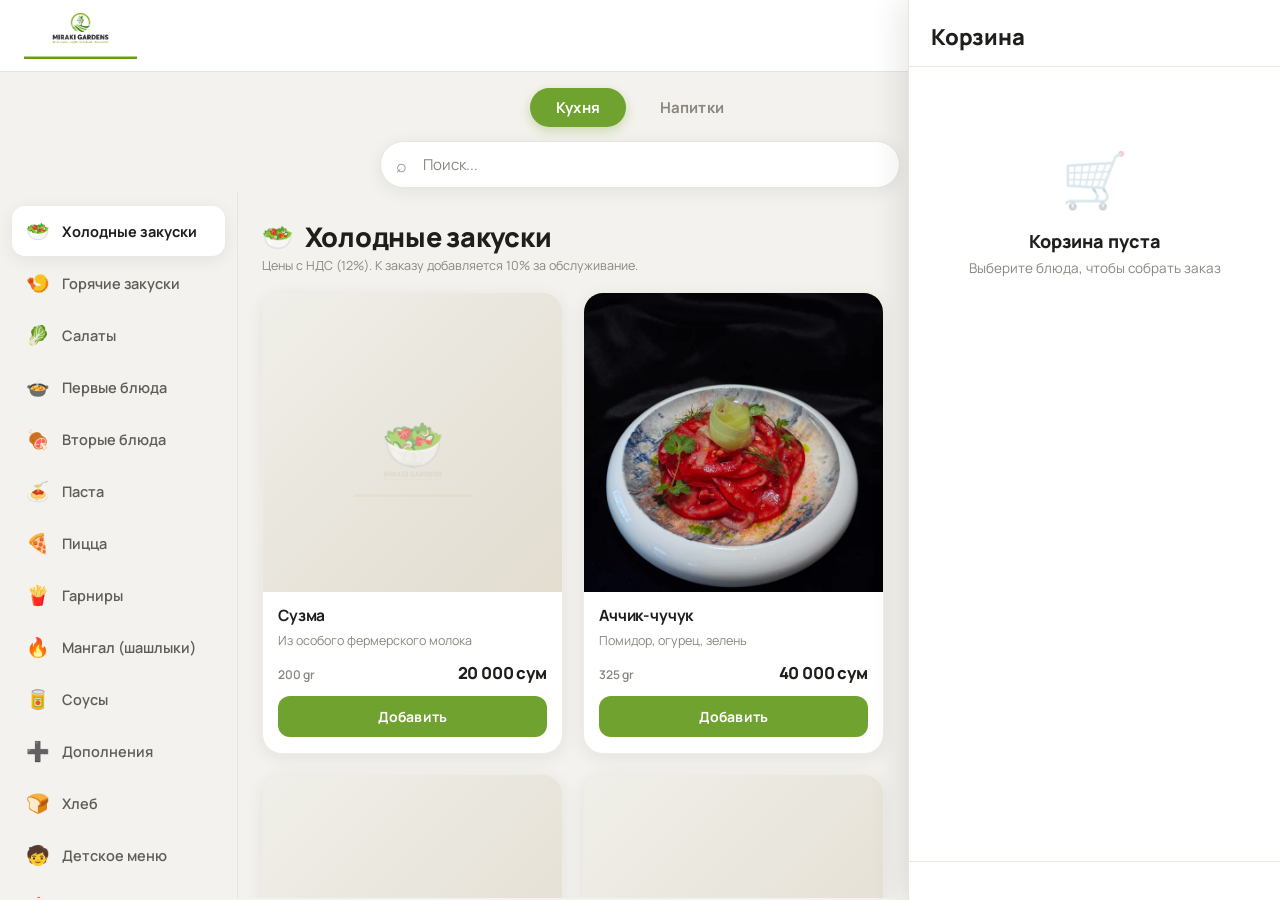
<file: index.html>
<!doctype html>
<html lang="ru">
<head>
<meta charset="utf-8">
<meta name="viewport" content="width=device-width, initial-scale=1, maximum-scale=1, user-scalable=no, viewport-fit=cover">
<meta name="theme-color" content="#6fa22e">
<title>Miraki Gardens — Menu</title>
<link rel="manifest" href="manifest.json">
<link rel="apple-touch-icon" href="images/icon-192.png">
<link rel="preconnect" href="https://fonts.googleapis.com">
<link rel="preconnect" href="https://fonts.gstatic.com" crossorigin>
<link rel="stylesheet" href="https://fonts.googleapis.com/css2?family=Manrope:wght@500;600;700;800&display=swap">
<link rel="stylesheet" href="styles.css">
</head>
<body>
  <header class="topbar">
    <div class="brand">
      <img src="images/logo.png" alt="Miraki Gardens" class="brand-logo">
    </div>
    <div class="topbar-right">
      <div class="lang-switch" id="langSwitch"></div>
    </div>
  </header>

  <div class="group-tabs" id="groupTabs"></div>

  <div class="searchbar">
    <span class="search-ico">⌕</span>
    <input type="text" id="searchInput" autocomplete="off">
    <button class="search-clear" id="searchClear" hidden>×</button>
  </div>

  <main class="layout">
    <nav class="rail" id="rail" aria-label="categories"></nav>
    <section class="content" id="content"></section>
  </main>

  <!-- floating cart button (small screens) -->
  <button class="cart-fab" id="cartFab" hidden>
    <span class="fab-ico">🛒</span>
    <span class="fab-count" id="fabCount">0</span>
    <span class="fab-total" id="fabTotal"></span>
  </button>

  <!-- cart panel -->
  <aside class="cart" id="cart">
    <div class="cart-head">
      <h2 id="cartTitle">Savat</h2>
      <button class="cart-close" id="cartClose">×</button>
    </div>
    <div class="cart-body" id="cartBody"></div>
    <div class="cart-foot" id="cartFoot"></div>
  </aside>
  <div class="scrim" id="scrim" hidden></div>

  <!-- order confirmation modal -->
  <div class="modal" id="orderModal" hidden>
    <div class="modal-card">
      <div class="modal-ico">✓</div>
      <h2 id="modalTitle"></h2>
      <p id="modalMsg"></p>
      <div class="modal-order" id="modalOrder"></div>
      <button class="btn-primary" id="modalOk"></button>
    </div>
  </div>

  <script src="menu-data.js"></script>
  <script src="cloud-config.js"></script>
  <script src="app.js"></script>
</body>
</html>
</file>
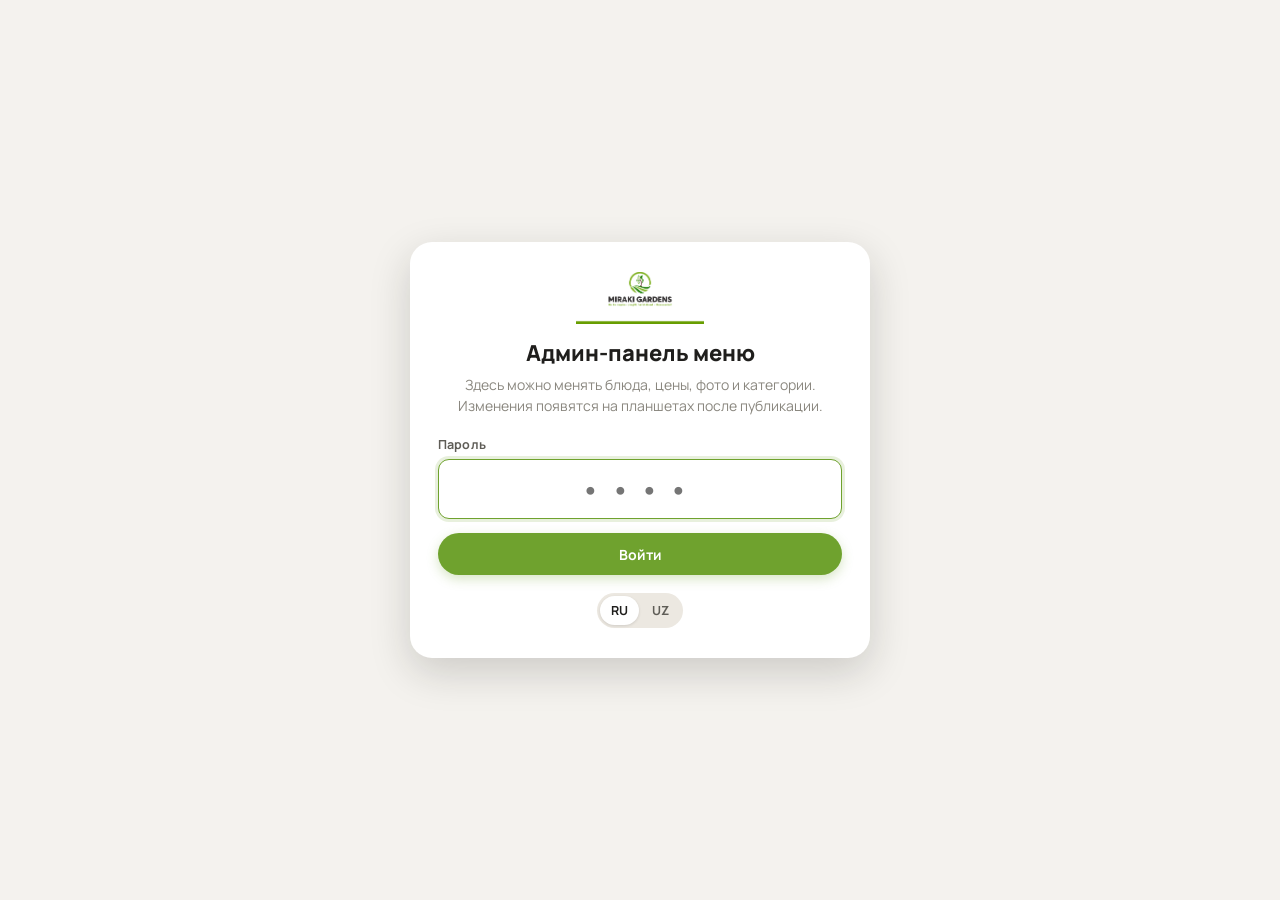
<file: admin.html>
<!doctype html>
<html lang="ru">
<head>
<meta charset="utf-8">
<meta name="viewport" content="width=device-width, initial-scale=1, viewport-fit=cover">
<meta name="robots" content="noindex, nofollow">
<meta name="theme-color" content="#6fa22e">
<title>Miraki Gardens — Админ меню</title>
<link rel="icon" href="images/icon-192.png">
<link rel="preconnect" href="https://fonts.googleapis.com">
<link rel="preconnect" href="https://fonts.gstatic.com" crossorigin>
<link rel="stylesheet" href="https://fonts.googleapis.com/css2?family=Manrope:wght@500;600;700;800&display=swap">
<link rel="stylesheet" href="admin.css">
</head>
<body>

  <!-- ===== Login ===== -->
  <section id="login" class="login" hidden>
    <div class="login-card">
      <img src="images/logo.png" alt="Miraki Gardens" class="login-logo">
      <h1 data-t="loginTitle"></h1>
      <p class="muted" data-t="loginText"></p>

      <label class="field">
        <span data-t="passLabel"></span>
        <input id="passInput" class="pin" type="password" inputmode="numeric" autocomplete="current-password" maxlength="32" placeholder="••••">
      </label>
      <button class="btn btn-primary btn-wide" id="loginBtn" data-t="loginBtn"></button>
      <p class="login-err" id="loginErr" hidden></p>
      <div class="lang-mini" id="loginLang"></div>
    </div>
  </section>

  <!-- ===== App ===== -->
  <div id="app" class="app" hidden>
    <header class="topbar">
      <div class="tb-left">
        <img src="images/logo.png" alt="" class="tb-logo">
        <div class="tb-title" data-t="appTitle"></div>
        <span class="status" id="status"></span>
      </div>
      <div class="tb-right">
        <div class="lang-mini" id="appLang"></div>
        <a class="btn btn-ghost" href="./" target="_blank" rel="noopener" data-t="openMenu"></a>
        <button class="btn btn-ghost" id="discardBtn" data-t="discard" hidden></button>
        <button class="btn btn-primary" id="publishBtn" data-t="publish"></button>
        <button class="icon-btn" id="settingsBtn" aria-label="settings">⚙</button>
      </div>
    </header>

    <div class="toolbar">
      <div class="seg" id="groupTabs"></div>
      <div class="search">
        <span class="search-ico">⌕</span>
        <input id="searchInput" type="search" autocomplete="off">
      </div>
    </div>

    <main class="main">
      <nav class="cats" id="cats"></nav>
      <section class="items" id="items"></section>
    </main>
  </div>

  <!-- ===== Item / category editor (sheet) ===== -->
  <div class="sheet-wrap" id="sheetWrap" hidden>
    <div class="sheet" id="sheet" role="dialog" aria-modal="true"></div>
  </div>

  <!-- ===== Busy overlay ===== -->
  <div class="busy" id="busy" hidden><div class="busy-card"><div class="spinner"></div><div id="busyText"></div></div></div>

  <!-- ===== Toast ===== -->
  <div class="toast" id="toast" hidden></div>

  <script src="cloud-config.js"></script>
  <script src="admin.js"></script>
</body>
</html>
</file>
<file: styles.css>
/* ===== Miraki Gardens — menu (reference-styled, clean modern) ===== */
:root{
  --bg:#f4f2ee;
  --bg-2:#ece8e1;
  --card:#ffffff;
  --ink:#1f1e1c;
  --ink-soft:#8a877f;
  --ink-mid:#5f5d57;
  --line:#e9e5dd;
  --line-2:#f0ece4;
  --green:#6fa22e;
  --green-d:#588219;
  --green-dd:#3f5f13;
  --accent:#1f1e1c;
  --price:#1f1e1c;
  --gold:#a98f57;
  --shadow:0 4px 18px rgba(30,28,22,.07);
  --shadow-lg:0 10px 34px rgba(30,28,22,.12);
  --radius:20px;
  --radius-sm:14px;
  --sans:"Manrope",-apple-system,BlinkMacSystemFont,"Segoe UI",Roboto,"Helvetica Neue",Arial,sans-serif;
  --serif:"Manrope",-apple-system,BlinkMacSystemFont,"Segoe UI",Roboto,Arial,sans-serif;
  --rail-w:238px;
  --cart-w:372px;
  --topbar-h:72px;
}
*{box-sizing:border-box;-webkit-tap-highlight-color:transparent}
html,body{margin:0;height:100%}
body{
  font-family:var(--sans);color:var(--ink);
  background:var(--bg);
  overflow:hidden;
  -webkit-font-smoothing:antialiased;
}

/* ---------- top bar ---------- */
.topbar{
  height:var(--topbar-h);display:flex;align-items:center;justify-content:space-between;
  padding:0 24px;background:#fff;
  border-bottom:1px solid var(--line);position:relative;z-index:5;
}
.brand{display:flex;align-items:center;gap:12px}
.brand-logo{height:46px;display:block}
.lang-switch{display:flex;gap:2px;background:var(--bg-2);border-radius:999px;padding:4px}
.lang-switch button{
  border:0;background:transparent;color:var(--ink-mid);font-weight:700;
  padding:8px 15px;border-radius:999px;cursor:pointer;font-size:13.5px;font-family:var(--sans);
  transition:.15s;letter-spacing:.01em;
}
.lang-switch button.active{background:#fff;color:var(--ink);box-shadow:0 1px 4px rgba(0,0,0,.12)}

/* ---------- group tabs (Food / Drinks) ---------- */
.group-tabs{display:flex;justify-content:center;gap:8px;padding:16px 0 8px;background:var(--bg);position:relative;z-index:4}
.group-tabs button{
  font-family:var(--sans);font-size:15px;font-weight:700;letter-spacing:.01em;
  border:0;background:transparent;color:var(--ink-soft);cursor:pointer;
  padding:9px 26px;border-radius:999px;transition:.15s;
}
.group-tabs button.active{color:#fff;background:var(--green);box-shadow:0 4px 12px rgba(111,162,46,.32)}

/* ---------- search ---------- */
.searchbar{display:flex;align-items:center;gap:8px;max-width:560px;margin:6px auto 4px;padding:0 20px;position:relative;z-index:4}
.searchbar input{
  flex:1;border:1px solid var(--line);background:#fff;border-radius:999px;
  padding:12px 16px 12px 42px;font-size:15px;font-family:var(--sans);color:var(--ink);
  box-shadow:var(--shadow);
}
.searchbar input::placeholder{color:var(--ink-soft)}
.searchbar input:focus{outline:none;border-color:var(--green);box-shadow:0 0 0 3px rgba(111,162,46,.16)}
.search-ico{position:absolute;left:36px;color:var(--ink-soft);font-size:18px;pointer-events:none}
.search-clear{border:0;background:var(--bg-2);border-radius:999px;width:34px;height:34px;font-size:18px;cursor:pointer;color:var(--ink-soft)}

/* ---------- layout ---------- */
.layout{display:flex;height:calc(100% - var(--topbar-h) - 66px - 56px);gap:0}
.rail{
  width:var(--rail-w);flex:0 0 var(--rail-w);overflow-y:auto;padding:14px 12px 40px;
  border-right:1px solid var(--line);background:var(--bg);
}
.rail::-webkit-scrollbar,.content::-webkit-scrollbar,.cart-body::-webkit-scrollbar{width:8px}
.rail::-webkit-scrollbar-thumb,.content::-webkit-scrollbar-thumb,.cart-body::-webkit-scrollbar-thumb{background:#dcd6ca;border-radius:8px}
.rail button{
  width:100%;display:flex;align-items:center;gap:12px;border:0;background:transparent;
  padding:12px 14px;border-radius:13px;cursor:pointer;text-align:left;
  font-size:14.5px;font-weight:600;color:var(--ink-mid);font-family:var(--sans);transition:.12s;margin-bottom:2px;
}
.rail button .rico{font-size:19px;width:24px;text-align:center}
.rail button:hover{background:var(--bg-2)}
.rail button.active{background:#fff;color:var(--ink);box-shadow:var(--shadow);font-weight:700}

.content{flex:1;overflow-y:auto;padding:22px 24px 64px}
.cat-title{font-family:var(--serif);font-weight:800;font-size:27px;letter-spacing:-.01em;color:var(--ink);margin:4px 0 2px;display:flex;align-items:center;gap:12px}
.cat-title .cat-emoji{font-size:25px}
.cat-note{color:var(--ink-soft);font-size:12.5px;margin:0 0 18px}

/* ---------- dish grid ---------- */
.grid{display:grid;grid-template-columns:repeat(auto-fill,minmax(236px,1fr));gap:20px}
.card{
  background:var(--card);border:1px solid var(--line-2);border-radius:var(--radius);
  overflow:hidden;display:flex;flex-direction:column;box-shadow:var(--shadow);transition:.18s;
}
.card:hover{box-shadow:var(--shadow-lg);transform:translateY(-2px)}
.card-media{aspect-ratio:1/1;overflow:hidden;position:relative;background:#f0ece4}
.card-media img{width:100%;height:100%;object-fit:cover;display:block}
.ph{
  width:100%;height:100%;display:flex;align-items:center;justify-content:center;position:relative;
  background:linear-gradient(135deg,#f0efe9,#e7e3d9 60%,#e3ddd0);
}
.ph .ph-ico{font-size:50px;opacity:.55}
.ph::after{
  content:"";position:absolute;inset:0;
  background:url("images/logo.png") no-repeat center 62%;
  background-size:118px;opacity:.05;
}
.card-body{padding:14px 15px 16px;display:flex;flex-direction:column;flex:1}
.card-name{font-weight:700;font-size:15.5px;line-height:1.28;color:var(--ink);letter-spacing:-.01em}
.card-desc{font-size:12.5px;color:var(--ink-soft);line-height:1.4;margin-top:6px;flex:1;
  display:-webkit-box;-webkit-line-clamp:2;-webkit-box-orient:vertical;overflow:hidden}
.card-meta{display:flex;align-items:baseline;justify-content:space-between;margin-top:12px;gap:8px}
.card-unit{font-size:12px;color:var(--ink-soft);font-weight:600;white-space:nowrap}
.card-price{font-weight:800;color:var(--price);font-size:16.5px;white-space:nowrap;letter-spacing:-.01em}
.card-foot{margin-top:12px}
.add-btn{
  width:100%;border:0;background:var(--green);color:#fff;font-weight:700;font-size:14px;
  padding:11px;border-radius:12px;cursor:pointer;font-family:var(--sans);transition:.12s;letter-spacing:.01em;
}
.add-btn:hover{background:var(--green-d)}
.add-btn:active{background:var(--green-dd)}
.stepper{display:flex;align-items:center;justify-content:space-between;background:var(--bg-2);border-radius:12px;padding:5px}
.stepper button{width:40px;height:38px;border:0;background:#fff;border-radius:9px;font-size:20px;font-weight:700;color:var(--green-dd);cursor:pointer;box-shadow:0 1px 3px rgba(0,0,0,.08)}
.stepper .qty{font-weight:800;font-size:17px;min-width:28px;text-align:center}

/* ---------- cart ---------- */
.cart{
  position:fixed;top:0;right:0;width:var(--cart-w);height:100%;background:#fff;
  border-left:1px solid var(--line);box-shadow:-8px 0 30px rgba(30,28,22,.10);
  display:flex;flex-direction:column;transform:translateX(0);transition:transform .28s ease;z-index:30;
}
.cart-head{display:flex;align-items:center;justify-content:space-between;padding:22px 22px 14px;border-bottom:1px solid var(--line)}
.cart-head h2{font-family:var(--serif);font-weight:800;font-size:22px;margin:0;color:var(--ink);letter-spacing:-.01em}
.cart-close{display:none;border:0;background:var(--bg-2);width:38px;height:38px;border-radius:999px;font-size:22px;cursor:pointer;color:var(--ink-soft)}
.cart-body{flex:1;overflow-y:auto;padding:14px 18px}
.cart-empty{text-align:center;color:var(--ink-soft);margin-top:60px}
.cart-empty .ce-ico{font-size:54px;opacity:.3}
.cart-empty .ce-t{font-family:var(--serif);font-weight:800;font-size:18px;margin-top:14px;color:var(--ink)}
.cart-empty .ce-s{font-size:13.5px;margin-top:6px}
.crow{display:flex;gap:11px;padding:12px 0;border-bottom:1px solid var(--line-2)}
.crow-img{width:54px;height:54px;border-radius:12px;object-fit:cover;flex:0 0 54px;background:var(--bg-2)}
.crow-ph{width:54px;height:54px;border-radius:12px;flex:0 0 54px;display:flex;align-items:center;justify-content:center;background:linear-gradient(135deg,#f0efe9,#e3ddd0);font-size:24px}
.crow-info{flex:1;min-width:0}
.crow-name{font-weight:700;font-size:13.5px;line-height:1.25}
.crow-price{font-size:12.5px;color:var(--ink-soft);margin-top:3px}
.crow-right{display:flex;flex-direction:column;align-items:flex-end;gap:6px}
.crow-sum{font-weight:800;color:var(--price);font-size:14px;white-space:nowrap}
.mini-step{display:flex;align-items:center;gap:8px}
.mini-step button{width:28px;height:28px;border:0;background:var(--bg-2);border-radius:8px;font-size:16px;font-weight:700;color:var(--green-dd);cursor:pointer}
.mini-step .q{font-weight:800;min-width:18px;text-align:center;font-size:14px}

.cart-foot{border-top:1px solid var(--line);padding:16px 22px 22px;background:#fff}
.sum-row{display:flex;justify-content:space-between;font-size:14px;color:var(--ink-mid);margin-bottom:7px}
.sum-row.total{color:var(--ink);font-weight:800;font-size:20px;margin:10px 0 2px}
.sum-row.total .val{color:var(--price)}
.price-note{font-size:11px;color:var(--ink-soft);line-height:1.4;margin:8px 0 14px}
.btn-primary{
  width:100%;border:0;background:var(--green);color:#fff;font-weight:800;font-size:16px;
  padding:15px;border-radius:14px;cursor:pointer;font-family:var(--sans);box-shadow:0 6px 16px rgba(111,162,46,.32);transition:.12s;
}
.btn-primary:hover{background:var(--green-d)}
.btn-primary:active{background:var(--green-dd)}
.btn-primary:disabled{background:#d3d0c7;box-shadow:none;cursor:default}
.btn-ghost{width:100%;border:0;background:transparent;color:var(--ink-soft);font-weight:600;font-size:13.5px;padding:10px;cursor:pointer;margin-top:6px}

/* fab */
.cart-fab{
  position:fixed;right:18px;bottom:18px;z-index:25;border:0;cursor:pointer;
  background:var(--green);color:#fff;border-radius:999px;padding:14px 20px;display:flex;align-items:center;gap:10px;
  box-shadow:0 10px 26px rgba(88,130,25,.4);font-family:var(--sans);
}
.cart-fab .fab-ico{font-size:20px}
.cart-fab .fab-count{background:#fff;color:var(--green-dd);font-weight:800;border-radius:999px;min-width:24px;height:24px;display:inline-flex;align-items:center;justify-content:center;font-size:13px;padding:0 6px}
.cart-fab .fab-total{font-weight:800;font-size:15px}

.scrim{position:fixed;inset:0;background:rgba(30,28,22,.42);z-index:28}

/* ---------- modal ---------- */
.modal{position:fixed;inset:0;z-index:60;display:flex;align-items:center;justify-content:center;background:rgba(30,28,22,.5);padding:20px}
.modal[hidden]{display:none}
.modal-card{background:#fff;border-radius:24px;max-width:440px;width:100%;padding:32px 28px;text-align:center;box-shadow:0 24px 64px rgba(0,0,0,.3);max-height:90vh;overflow-y:auto}
.modal-ico{width:70px;height:70px;border-radius:999px;background:var(--green);color:#fff;font-size:38px;display:flex;align-items:center;justify-content:center;margin:0 auto 16px;box-shadow:0 8px 20px rgba(111,162,46,.4)}
.modal-card h2{font-family:var(--serif);font-weight:800;color:var(--ink);margin:0 0 8px;font-size:24px}
.modal-card p{color:var(--ink-soft);margin:0 0 16px;font-size:14.5px}
.modal-order{text-align:left;background:var(--bg);border-radius:16px;padding:14px 16px;margin-bottom:18px}
.mo-row{display:flex;justify-content:space-between;font-size:13.5px;padding:4px 0;color:var(--ink)}
.mo-row .mo-q{color:var(--ink-soft)}
.mo-total{display:flex;justify-content:space-between;font-weight:800;border-top:1px solid var(--line);margin-top:8px;padding-top:10px;font-size:16px}
.mo-total .val{color:var(--price)}
.mo-table{font-size:13px;color:var(--ink-soft);margin-bottom:10px}
.mo-table b{color:var(--ink)}

/* ---------- responsive ---------- */
@media (max-width:1000px){
  :root{--cart-w:340px}
  .cart{transform:translateX(100%)}
  .cart.open{transform:translateX(0)}
  .cart-close{display:block}
  .cart-fab[hidden]{display:none}
  .cart-fab{display:flex}
}
@media (min-width:1001px){
  .content{padding-right:calc(var(--cart-w) + 24px)}
  .scrim{display:none !important}
  .cart-fab{display:none !important}
}
@media (max-width:640px){
  :root{--rail-w:82px;--topbar-h:60px}
  .rail button{flex-direction:column;gap:4px;padding:11px 4px;font-size:10.5px;text-align:center;line-height:1.15}
  .rail button .rico{font-size:22px}
  .rail button.active{box-shadow:0 2px 8px rgba(30,28,22,.12)}
  .brand-logo{height:38px}
  .topbar{padding:0 14px}
  .layout{height:calc(100% - var(--topbar-h) - 62px - 54px)}
  .grid{grid-template-columns:repeat(auto-fill,minmax(150px,1fr));gap:13px}
  .card-media{aspect-ratio:1/1}
  .card-name{font-size:14px}
  .cat-title{font-size:22px}
  .cart{width:100%;--cart-w:100%}
  .group-tabs button{font-size:14px;padding:8px 20px}
  .content{padding:16px 14px 60px}
}
</file>
<file: admin.css>
/* ===== Miraki Gardens — menu admin ===== */
:root{
  --bg:#f4f2ee; --bg-2:#ece8e1; --card:#fff;
  --ink:#1f1e1c; --ink-mid:#5f5d57; --ink-soft:#8a877f;
  --line:#e9e5dd; --line-2:#f0ece4;
  --green:#6fa22e; --green-d:#588219; --green-dd:#3f5f13; --green-bg:#eef5e4;
  --red:#c2412d; --red-bg:#fbebe7; --amber:#b7791f; --amber-bg:#fdf3e1;
  --shadow:0 4px 18px rgba(30,28,22,.07); --shadow-lg:0 14px 40px rgba(30,28,22,.18);
  --r:16px; --r-sm:11px;
  --sans:"Manrope",-apple-system,BlinkMacSystemFont,"Segoe UI",Roboto,Arial,sans-serif;
}
*{box-sizing:border-box;-webkit-tap-highlight-color:transparent}
html,body{margin:0;height:100%}
body{font-family:var(--sans);color:var(--ink);background:var(--bg);-webkit-font-smoothing:antialiased;font-size:15px}
[hidden]{display:none!important}
button,input,select,textarea{font-family:inherit;font-size:inherit;color:inherit}
.muted{color:var(--ink-soft)}

/* ---------- buttons ---------- */
.btn{display:inline-flex;align-items:center;justify-content:center;gap:6px;border:0;border-radius:999px;
  padding:10px 18px;font-weight:700;font-size:14px;cursor:pointer;text-decoration:none;white-space:nowrap;transition:.12s;min-height:42px}
.btn-primary{background:var(--green);color:#fff;box-shadow:0 4px 12px rgba(111,162,46,.28)}
.btn-primary:hover{background:var(--green-d)}
.btn-primary:disabled{background:#b9c9a3;box-shadow:none;cursor:default}
.btn-ghost{background:#fff;color:var(--ink);border:1px solid var(--line)}
.btn-ghost:hover{background:var(--bg-2)}
.btn-danger{background:var(--red-bg);color:var(--red)}
.btn-danger:hover{background:#f6d8d1}
.btn-wide{width:100%}
.btn-sm{min-height:34px;padding:6px 12px;font-size:13px}
.icon-btn{border:1px solid var(--line);background:#fff;border-radius:999px;width:42px;height:42px;font-size:19px;cursor:pointer;
  display:inline-flex;align-items:center;justify-content:center;color:var(--ink-mid);flex:0 0 auto}
.icon-btn:hover{background:var(--bg-2)}
.icon-btn:disabled{opacity:.3;cursor:default}
.icon-btn.sm{width:34px;height:34px;font-size:15px}

/* ---------- login ---------- */
.login{min-height:100%;display:flex;align-items:center;justify-content:center;padding:24px}
.login-card{background:#fff;border-radius:22px;box-shadow:var(--shadow-lg);padding:30px 28px;width:100%;max-width:460px}
.login-logo{height:52px;display:block;margin:0 auto 14px}
.login-card h1{font-size:22px;margin:0 0 6px;text-align:center;font-weight:800}
.login-card > p{text-align:center;margin:0 0 20px;font-size:14px;line-height:1.5}
.login-err{background:var(--red-bg);color:var(--red);border-radius:var(--r-sm);padding:10px 12px;font-size:13.5px;margin:12px 0 0}
.howto{margin-top:18px;font-size:13.5px;line-height:1.55;color:var(--ink-mid)}
.howto summary{cursor:pointer;font-weight:700;color:var(--green-dd)}
.howto ol{padding-left:20px;margin:10px 0 0}
.howto li{margin-bottom:6px}
.howto code{background:var(--bg-2);padding:1px 6px;border-radius:6px;font-size:12.5px}
.login .lang-mini{width:max-content;margin:18px auto 0}

/* ---------- fields ---------- */
.field{display:block;margin-bottom:14px}
.field > span{display:block;font-size:12.5px;font-weight:700;color:var(--ink-mid);margin-bottom:6px;letter-spacing:.01em}
.field input,.field textarea,.field select{width:100%;border:1px solid var(--line);background:#fff;border-radius:var(--r-sm);
  padding:11px 13px;font-size:15px;outline:none;transition:.12s}
.field textarea{resize:vertical;min-height:62px;line-height:1.4}
.field input:focus,.field textarea:focus,.field select:focus{border-color:var(--green);box-shadow:0 0 0 3px rgba(111,162,46,.16)}
.field .hint{font-size:12px;color:var(--ink-soft);margin-top:5px}
.field.err input{border-color:var(--red);box-shadow:0 0 0 3px rgba(194,65,45,.12)}
.row2{display:grid;grid-template-columns:1fr 1fr;gap:12px}
.lang-tag{display:inline-block;font-size:10.5px;font-weight:800;background:var(--bg-2);color:var(--ink-mid);border-radius:6px;padding:1px 6px;margin-right:6px;letter-spacing:.04em}
.req{color:var(--red)}

/* ---------- switch ---------- */
.switch{display:inline-flex;align-items:center;gap:10px;cursor:pointer;user-select:none;font-weight:600;font-size:14px}
.switch input{display:none}
.switch .track{width:46px;height:28px;border-radius:999px;background:#d6d1c6;position:relative;transition:.15s;flex:0 0 auto}
.switch .track::after{content:"";position:absolute;top:3px;left:3px;width:22px;height:22px;border-radius:50%;background:#fff;box-shadow:0 1px 3px rgba(0,0,0,.2);transition:.15s}
.switch input:checked + .track{background:var(--green)}
.switch input:checked + .track::after{left:21px}

/* ---------- lang mini ---------- */
.lang-mini{display:flex;gap:2px;background:var(--bg-2);border-radius:999px;padding:3px}
.lang-mini button{border:0;background:transparent;padding:6px 11px;border-radius:999px;font-weight:700;font-size:12.5px;color:var(--ink-mid);cursor:pointer}
.lang-mini button.active{background:#fff;color:var(--ink);box-shadow:0 1px 3px rgba(0,0,0,.12)}

/* ---------- app layout ---------- */
.app{display:flex;flex-direction:column;height:100%}
.topbar{display:flex;align-items:center;justify-content:space-between;gap:12px;padding:10px 20px;background:#fff;border-bottom:1px solid var(--line);flex-wrap:wrap}
.tb-left{display:flex;align-items:center;gap:12px;min-width:0}
.tb-logo{height:38px}
.tb-title{font-weight:800;font-size:17px;white-space:nowrap}
.tb-right{display:flex;align-items:center;gap:8px;flex-wrap:wrap}
.status{font-size:12.5px;font-weight:700;padding:5px 11px;border-radius:999px;white-space:nowrap}
.status.ok{background:var(--green-bg);color:var(--green-dd)}
.status.dirty{background:var(--amber-bg);color:var(--amber)}

.toolbar{display:flex;align-items:center;gap:14px;padding:12px 20px;flex-wrap:wrap}
.seg{display:flex;gap:4px;background:var(--bg-2);border-radius:999px;padding:4px}
.seg button{border:0;background:transparent;padding:8px 20px;border-radius:999px;font-weight:700;cursor:pointer;color:var(--ink-mid)}
.seg button.active{background:var(--green);color:#fff}
.search{position:relative;flex:1;min-width:200px;max-width:440px}
.search input{width:100%;border:1px solid var(--line);background:#fff;border-radius:999px;padding:10px 14px 10px 38px;outline:none}
.search input:focus{border-color:var(--green)}
.search-ico{position:absolute;left:14px;top:50%;transform:translateY(-50%);color:var(--ink-soft)}

.main{flex:1;display:flex;min-height:0;gap:0;padding:0 20px 20px}
.cats{width:290px;flex:0 0 290px;overflow-y:auto;padding-right:14px}
.items{flex:1;overflow-y:auto;background:#fff;border-radius:var(--r);box-shadow:var(--shadow);padding:18px 20px 40px;min-width:0}

/* category list */
.cat-row{display:flex;align-items:center;gap:6px;border-radius:13px;padding:4px;margin-bottom:3px}
.cat-row.active{background:#fff;box-shadow:var(--shadow)}
.cat-btn{flex:1;min-width:0;display:flex;align-items:center;gap:10px;border:0;background:transparent;text-align:left;padding:9px 8px;cursor:pointer;font-weight:600;color:var(--ink-mid);border-radius:10px}
.cat-row.active .cat-btn{color:var(--ink);font-weight:800}
.cat-btn .ico{font-size:19px;width:24px;text-align:center;flex:0 0 auto}
.cat-btn .nm{overflow:hidden;text-overflow:ellipsis;white-space:nowrap;flex:1}
.cat-btn .cnt{font-size:12px;color:var(--ink-soft);font-weight:700}
.cat-row.off .nm{text-decoration:line-through;color:var(--ink-soft)}
.cat-moves{display:flex;flex-direction:column;gap:2px}
.cat-moves button{border:0;background:transparent;cursor:pointer;color:var(--ink-soft);font-size:11px;padding:2px 6px;border-radius:6px}
.cat-moves button:hover{background:var(--bg-2);color:var(--ink)}
.cat-moves button:disabled{opacity:.25;cursor:default}
.add-cat{margin-top:8px;width:100%;border:1.5px dashed #cfc8b9;background:transparent;border-radius:13px;padding:12px;font-weight:700;color:var(--ink-mid);cursor:pointer}
.add-cat:hover{border-color:var(--green);color:var(--green-dd)}

/* items panel */
.items-head{display:flex;align-items:center;justify-content:space-between;gap:12px;margin-bottom:6px;flex-wrap:wrap}
.items-head h2{margin:0;font-size:22px;font-weight:800;display:flex;align-items:center;gap:10px}
.items-head .acts{display:flex;gap:8px;flex-wrap:wrap}
.items-sub{color:var(--ink-soft);font-size:13px;margin:0 0 14px}
.badge-off{font-size:11px;font-weight:800;background:var(--bg-2);color:var(--ink-mid);border-radius:999px;padding:3px 9px;vertical-align:middle}

.irow{display:flex;align-items:center;gap:12px;padding:10px 6px;border-bottom:1px solid var(--line-2)}
.irow:last-child{border-bottom:0}
.irow.off .ithumb,.irow.off .iinfo{opacity:.45}
.imoves{display:flex;flex-direction:column;gap:2px}
.ithumb{width:64px;height:64px;border-radius:12px;object-fit:cover;background:var(--bg-2);flex:0 0 64px;display:flex;align-items:center;justify-content:center;font-size:26px;overflow:hidden;cursor:pointer}
.ithumb img{width:100%;height:100%;object-fit:cover}
.iinfo{flex:1;min-width:0;cursor:pointer}
.iname{font-weight:700;font-size:15px;line-height:1.25}
.isub{font-size:12.5px;color:var(--ink-soft);margin-top:3px;overflow:hidden;text-overflow:ellipsis;white-space:nowrap}
.icat{font-size:11.5px;color:var(--green-dd);font-weight:700;margin-top:3px}
.iprice{font-weight:800;white-space:nowrap;text-align:right;font-size:15px}
.iprice small{display:block;font-weight:600;color:var(--ink-soft);font-size:12px}
.iright{display:flex;align-items:center;gap:12px}
.new-dot{display:inline-block;width:7px;height:7px;border-radius:50%;background:var(--amber);margin-left:6px;vertical-align:middle}
.empty{text-align:center;color:var(--ink-soft);padding:50px 10px}
.empty .e-ico{font-size:40px;margin-bottom:8px}

/* ---------- sheet (modal) ---------- */
.sheet-wrap{position:fixed;inset:0;background:rgba(25,24,20,.42);z-index:50;display:flex;align-items:flex-start;justify-content:center;overflow-y:auto;padding:30px 16px}
.sheet{background:#fff;border-radius:22px;box-shadow:var(--shadow-lg);width:100%;max-width:640px;padding:22px 24px 20px;margin:auto 0}
.sheet h3{margin:0 0 16px;font-size:20px;font-weight:800;display:flex;align-items:center;justify-content:space-between;gap:10px}
.sheet-foot{display:flex;gap:10px;justify-content:space-between;margin-top:18px;padding-top:16px;border-top:1px solid var(--line-2);flex-wrap:wrap}
.sheet-foot .right{display:flex;gap:10px;margin-left:auto}
.section-label{font-size:12px;font-weight:800;text-transform:uppercase;letter-spacing:.06em;color:var(--ink-soft);margin:18px 0 10px}

.photo{display:flex;gap:16px;align-items:center;margin-bottom:10px}
.photo-box{width:150px;height:150px;border-radius:16px;background:var(--bg-2);overflow:hidden;flex:0 0 150px;display:flex;align-items:center;justify-content:center;font-size:44px;color:var(--ink-soft)}
.photo-box img{width:100%;height:100%;object-fit:cover}
.photo-acts{display:flex;flex-direction:column;gap:8px;align-items:flex-start}
.photo-acts .hint{font-size:12px;color:var(--ink-soft);max-width:240px;line-height:1.4}

.emoji-grid{display:flex;flex-wrap:wrap;gap:6px;margin-top:8px}
.emoji-grid button{width:40px;height:40px;border:1px solid var(--line);background:#fff;border-radius:10px;font-size:20px;cursor:pointer}
.emoji-grid button.sel{border-color:var(--green);background:var(--green-bg)}

.list-plain{margin:0;padding:0;list-style:none}
.list-plain li{padding:6px 0;border-bottom:1px solid var(--line-2);font-size:14px;display:flex;justify-content:space-between;gap:10px}

/* ---------- busy / toast ---------- */
.busy{position:fixed;inset:0;background:rgba(255,255,255,.75);z-index:80;display:flex;align-items:center;justify-content:center}
.busy-card{background:#fff;border-radius:18px;box-shadow:var(--shadow-lg);padding:24px 30px;display:flex;align-items:center;gap:14px;font-weight:700}
.spinner{width:26px;height:26px;border-radius:50%;border:3px solid var(--bg-2);border-top-color:var(--green);animation:spin .8s linear infinite}
@keyframes spin{to{transform:rotate(360deg)}}
.toast{position:fixed;left:50%;bottom:24px;transform:translateX(-50%);background:var(--ink);color:#fff;padding:12px 18px;border-radius:14px;
  font-weight:600;font-size:14px;z-index:90;box-shadow:var(--shadow-lg);max-width:calc(100% - 32px);text-align:center;line-height:1.4}
.toast.err{background:var(--red)}
.toast.ok{background:var(--green-dd)}

/* ---------- responsive ---------- */
@media (max-width:860px){
  .main{flex-direction:column;padding:0 12px 12px;overflow-y:auto}
  .cats{width:auto;flex:0 0 auto;padding-right:0;display:flex;gap:6px;overflow-x:auto;overflow-y:visible;padding-bottom:10px}
  .cat-row{flex:0 0 auto;margin:0}
  .cat-moves{display:none}
  .cat-btn .cnt{display:none}
  .add-cat{width:auto;margin:0;flex:0 0 auto;white-space:nowrap}
  .items{overflow:visible;padding:14px 12px 30px}
  .topbar,.toolbar{padding-left:12px;padding-right:12px}
  .tb-title{display:none}
  .row2{grid-template-columns:1fr}
  .photo{flex-direction:column;align-items:flex-start}
  .irow{flex-wrap:wrap}
  .iright{width:100%;justify-content:flex-end}
}
@media (max-width:520px){
  .ithumb{width:52px;height:52px;flex-basis:52px}
  .sheet{padding:18px 16px}
  .tb-right .btn-ghost[href]{display:none}
}

/* ---------- staff code login ---------- */
.pin{font-size:26px!important;letter-spacing:.4em;text-align:center;font-weight:800}
.linkbtn{display:block;margin:14px auto 0;border:0;background:transparent;color:var(--green-dd);font-weight:700;font-size:13.5px;cursor:pointer;text-decoration:underline;text-underline-offset:3px}
.setup-note{background:var(--amber-bg);color:#7a5414;border-radius:var(--r-sm);padding:10px 12px;font-size:13.5px;line-height:1.5;margin:0 0 14px}
</file>
